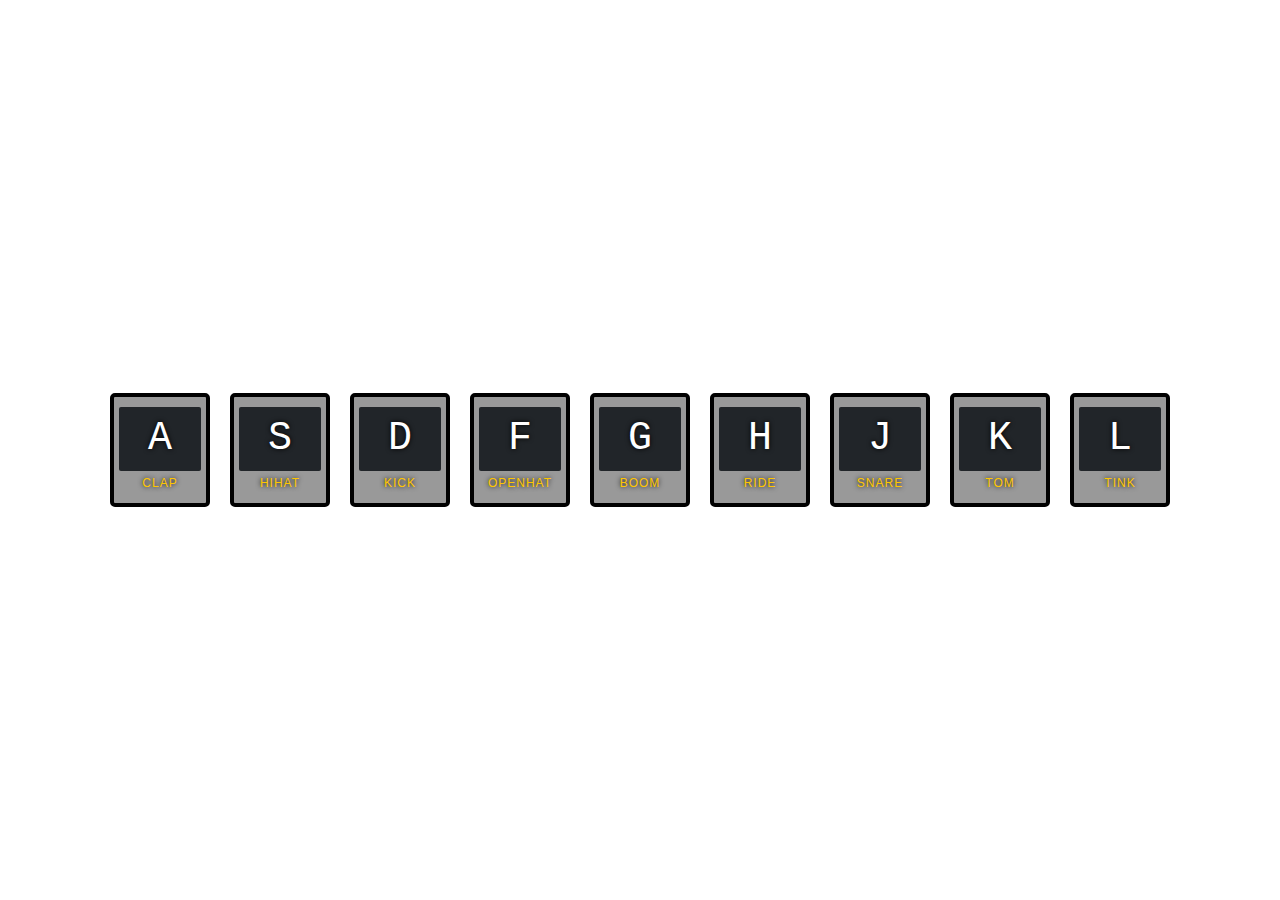
<file: 1_JS_Drum_kit/index.html>
<!DOCTYPE html>
<html lang="en">
<head>
    <meta charset="UTF-8">
    <meta name="viewport" content="width=device-width, initial-scale=1.0">
    <title>JS DRUM KIT</title>
    <link rel="stylesheet" href="https://stackpath.bootstrapcdn.com/bootstrap/4.3.1/css/bootstrap.min.css">
    <link rel="stylesheet" href="style.css">
    <link rel="stylesheet" href="https://fav.farm/🔥"/>
</head>
<body>
    <div class="keys">    
        <div data-key="65" class="key">
            <kbd>A</kbd>
            <span class="sound">clap</span>
        </div>
        <div data-key="83" class="key">
            <kbd>S</kbd>
            <span class="sound">hihat</span>
          </div>
          <div data-key="68" class="key">
            <kbd>D</kbd>
            <span class="sound">kick</span>
          </div>
          <div data-key="70" class="key">
            <kbd>F</kbd>
            <span class="sound">openhat</span>
          </div>
          <div data-key="71" class="key">
            <kbd>G</kbd>
            <span class="sound">boom</span>
          </div>
          <div data-key="72" class="key">
            <kbd>H</kbd>
            <span class="sound">ride</span>
          </div>
          <div data-key="74" class="key">
            <kbd>J</kbd>
            <span class="sound">snare</span>
          </div>
          <div data-key="75" class="key">
            <kbd>K</kbd>
            <span class="sound">tom</span>
          </div>
          <div data-key="76" class="key">
            <kbd>L</kbd>
            <span class="sound">tink</span>
          </div>
    </div>

    <audio data-key="65" src="sounds/clap.wav"></audio>
    <audio data-key="83" src="sounds/hihat.wav"></audio>
    <audio data-key="68" src="sounds/kick.wav"></audio>
    <audio data-key="70" src="sounds/openhat.wav"></audio>
    <audio data-key="71" src="sounds/boom.wav"></audio>
    <audio data-key="72" src="sounds/ride.wav"></audio>
    <audio data-key="74" src="sounds/snare.wav"></audio>
    <audio data-key="75" src="sounds/tom.wav"></audio>
    <audio data-key="76" src="sounds/tink.wav"></audio>
  
  <script>
    function playSound(e){
        const audio = document.querySelector(`audio[data-key="${e.keyCode}"]`);

        const key = document.querySelector(`.key[data-key="${e.keyCode}"]`);
        if(!audio) return ; 
        audio.currentTime=0;

        audio.play();

        key.classList.add('playing');
    }
    function removeTranisition(e){
        if (e.propertyName !== 'transform' ) return; 
        this.classList.remove('playing');
    }

    const keys = document.querySelectorAll('.key');
    keys.forEach(key => key.addEventListener('transitionend',removeTranisition));
    window.addEventListener('keydown',playSound);
  </script>
</body>
</html>
</file>
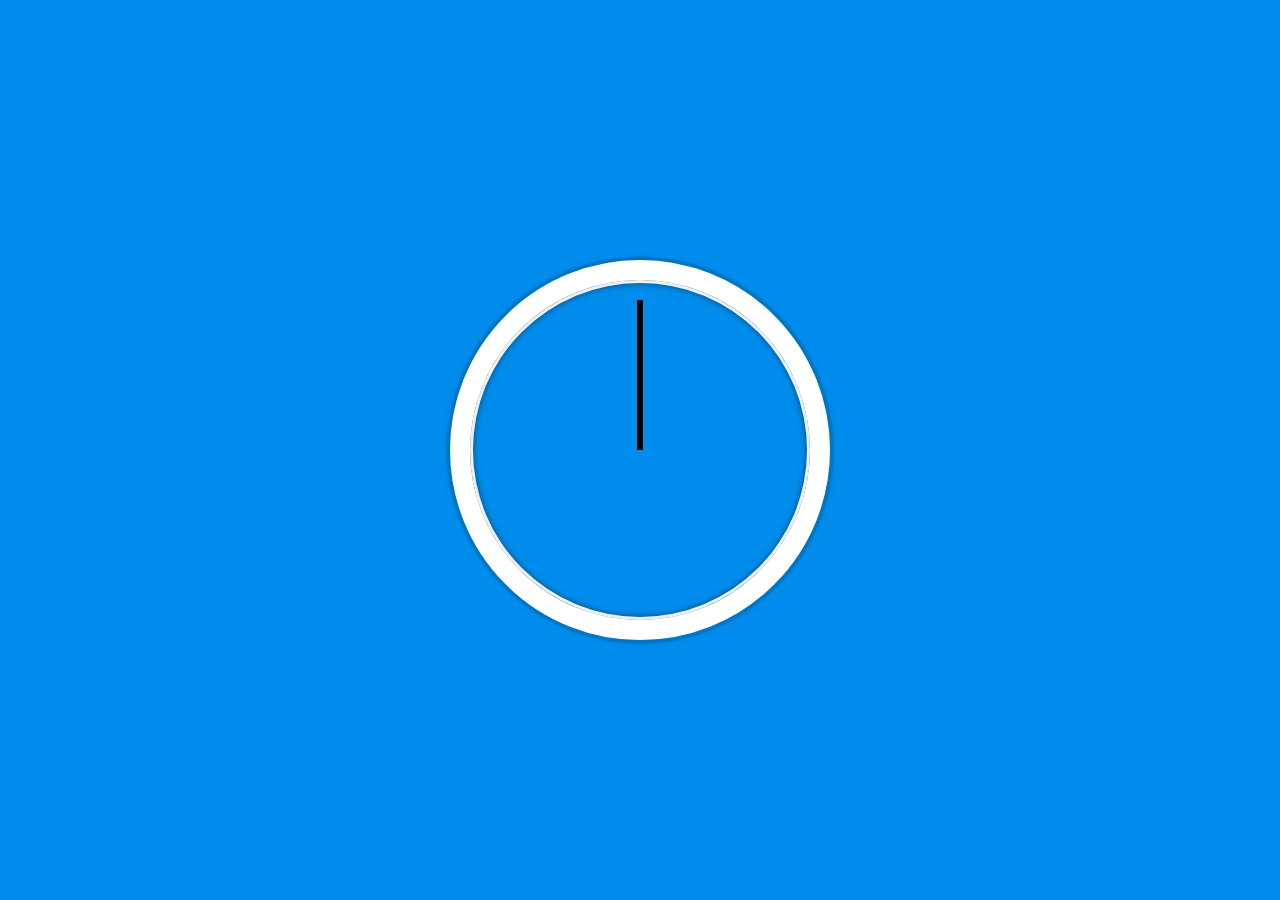
<file: 2_JS_Clock/index.html>
<!DOCTYPE html>
<html lang="en">
<head>
    <meta charset="UTF-8">
    <meta name="viewport" content="width=device-width, initial-scale=1.0">
    <title>Js Clock</title>
    <link rel="stylesheet" href="style.css">
</head>
<body>
    <div class="clock">
        <div class="clock-face">
            <div class="numbers"></div>
            <div class="hand hour-hand"></div>
            <div class="hand min-hand"></div>
            <div class="hand second-hand"></div>
        </div>
    </div>
</body>
<script src="style.js"></script>
</html>
</file>
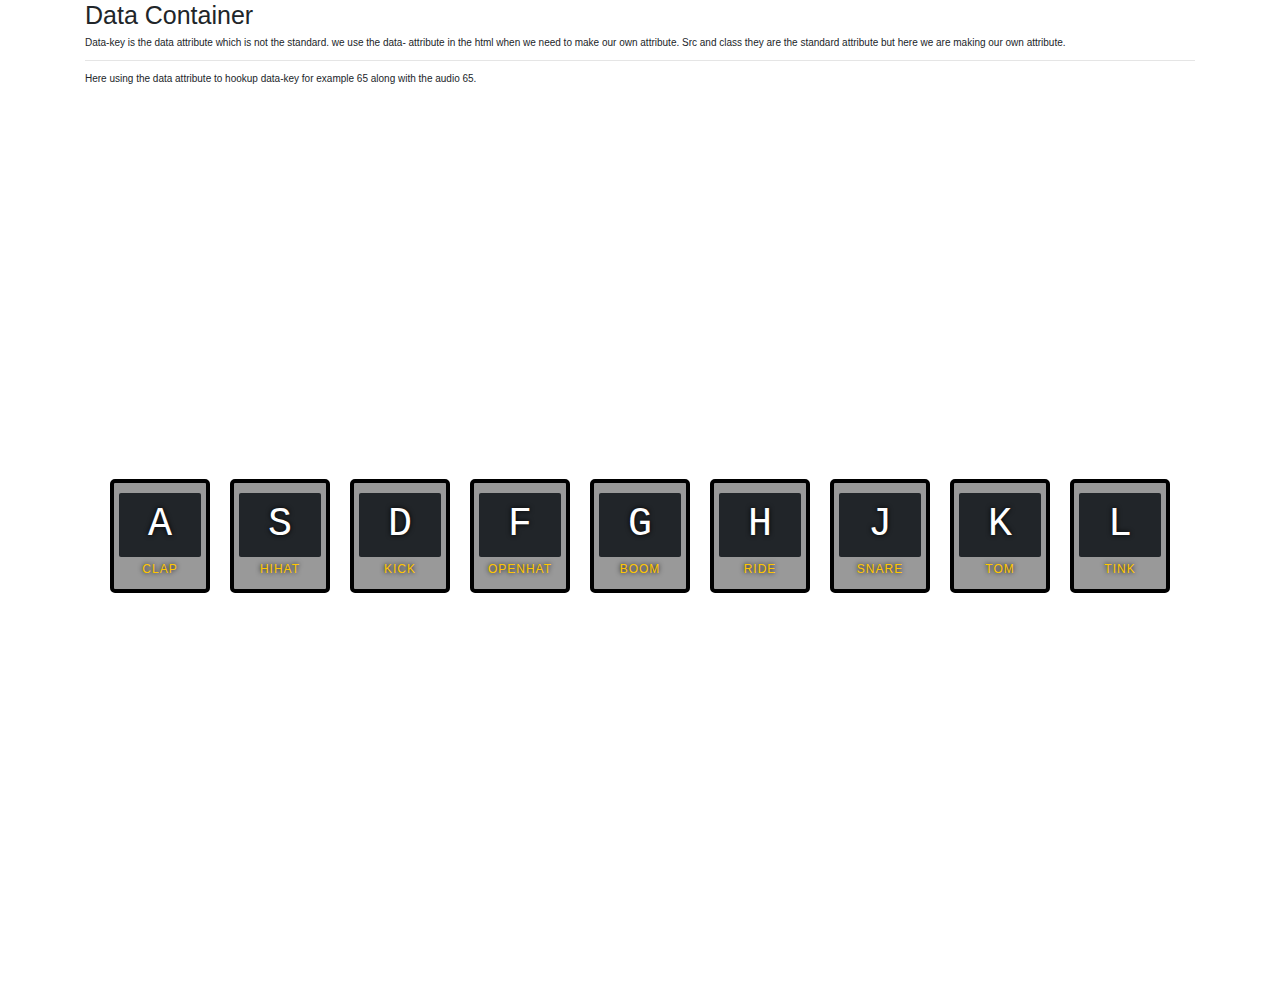
<file: 1_JS_Drum_kit/index-START.html>
<!DOCTYPE html>
<html lang="en">
<head>
    <meta charset="UTF-8">
    <meta name="viewport" content="width=device-width, initial-scale=1.0">
    <title>JS DRUM KIT</title>
    <link rel="stylesheet" href="https://stackpath.bootstrapcdn.com/bootstrap/4.3.1/css/bootstrap.min.css">
    <link rel="stylesheet" href="style.css">
    <link rel="stylesheet" href="https://fav.farm/🔥"/>
</head>
<body>
    <div class="container">
        <h1>Data Container</h1>
        Data-key is the data attribute which is not the standard.
        we use the data- attribute in the html when we need to make our own attribute. Src and class they are the standard attribute but here we are making our own attribute.

        <br>
        <hr/>
Here using the data attribute to hookup data-key for example 65 along with the audio 65.
    </div>
    
    <div class="keys">    
        <div data-key="65" class="key">
            <kbd>A</kbd>
            <span class="sound">clap</span>
        </div>
        <div data-key="83" class="key">
            <kbd>S</kbd>
            <span class="sound">hihat</span>
          </div>
          <div data-key="68" class="key">
            <kbd>D</kbd>
            <span class="sound">kick</span>
          </div>
          <div data-key="70" class="key">
            <kbd>F</kbd>
            <span class="sound">openhat</span>
          </div>
          <div data-key="71" class="key">
            <kbd>G</kbd>
            <span class="sound">boom</span>
          </div>
          <div data-key="72" class="key">
            <kbd>H</kbd>
            <span class="sound">ride</span>
          </div>
          <div data-key="74" class="key">
            <kbd>J</kbd>
            <span class="sound">snare</span>
          </div>
          <div data-key="75" class="key">
            <kbd>K</kbd>
            <span class="sound">tom</span>
          </div>
          <div data-key="76" class="key">
            <kbd>L</kbd>
            <span class="sound">tink</span>
          </div>
    </div>

    <audio data-key="65" src="sounds/clap.wav"></audio>
    <audio data-key="83" src="sounds/hihat.wav"></audio>
    <audio data-key="68" src="sounds/kick.wav"></audio>
    <audio data-key="70" src="sounds/openhat.wav"></audio>
    <audio data-key="71" src="sounds/boom.wav"></audio>
    <audio data-key="72" src="sounds/ride.wav"></audio>
    <audio data-key="74" src="sounds/snare.wav"></audio>
    <audio data-key="75" src="sounds/tom.wav"></audio>
    <audio data-key="76" src="sounds/tink.wav"></audio>
  
  <script>
    // focus on listening of key up event 
    // we are going to listen for the keydown event and when that happens we are going to run the function which will give us the event.

    window.addEventListener('keydown',function(e){
        // this gives the keyCode like if we press a in the keyboard it will give me 65 in the console
        // console.log(e.keyCode);
        //what we are going to find is there any audio element on the page that has the data-key of 65
        //we are going to use the document.queryselector('') -- which is used beacuse we are only looking for one. but if we were to use it for many we would have used  the document.queryselectorAll('')
        //we are going to listern for the audio. with the attribute selector that says data-key= 65 like 

        // const audio =  document.querySelector('audio[data-key=65]')
        //changes made in the above code are the back tick `` instead of '' and use template strings which is ${} which as e.key inside it like this 
        const audio = document.querySelector(`audio[data-key="${e.keyCode}"]`);
        // console.log(audio); //just checking the data-key is correctly being extracted or not in the console. 
        
        //select the corresponding key element so that animation can be used 
        const key = document.querySelector(`.key[data-key="${e.keyCode}"]`);
        // console.log(key);
       
        if(!audio) return ; //this will stop the execution of the function when there is not the data-key defined.
        //this will play the audio
        // audio.play(); //what happend with this one is that if multiple time the key is pressed in the keyboard it only plays once as the music has been playing and it is not stopping we have to remove that.

        // so in order to do that firstly we have to make sure that it can be played even they has been continuously been played.
        //revind it into the start
        audio.currentTime=0;
        //start the play
        audio.play();

        key.classList.add('playing'); //using the class playing
    });
        //transition end event 

    function removeTranisition(e){
        if (e.propertyName !== 'transform' ) return; //skip it if it is not a transform 
        // console.log(e.propertyName);

        // console.log(this);  //this is always whatever it is called against it.
        this.classList.remove('playing');
    }

    const keys = document.querySelectorAll('.key');
    //could have used the code below but here the keys is the array element and you cannot  listen to all of them you must loop over to each and every one which is why instead of the addEventListener we use forEach
    // keys.addEventListener('transnitonend');
    keys.forEach(key => key.addEventListener('transitionend',removeTranisition)); //creating the removeTransition function

  </script>
</body>
</html>
</file>
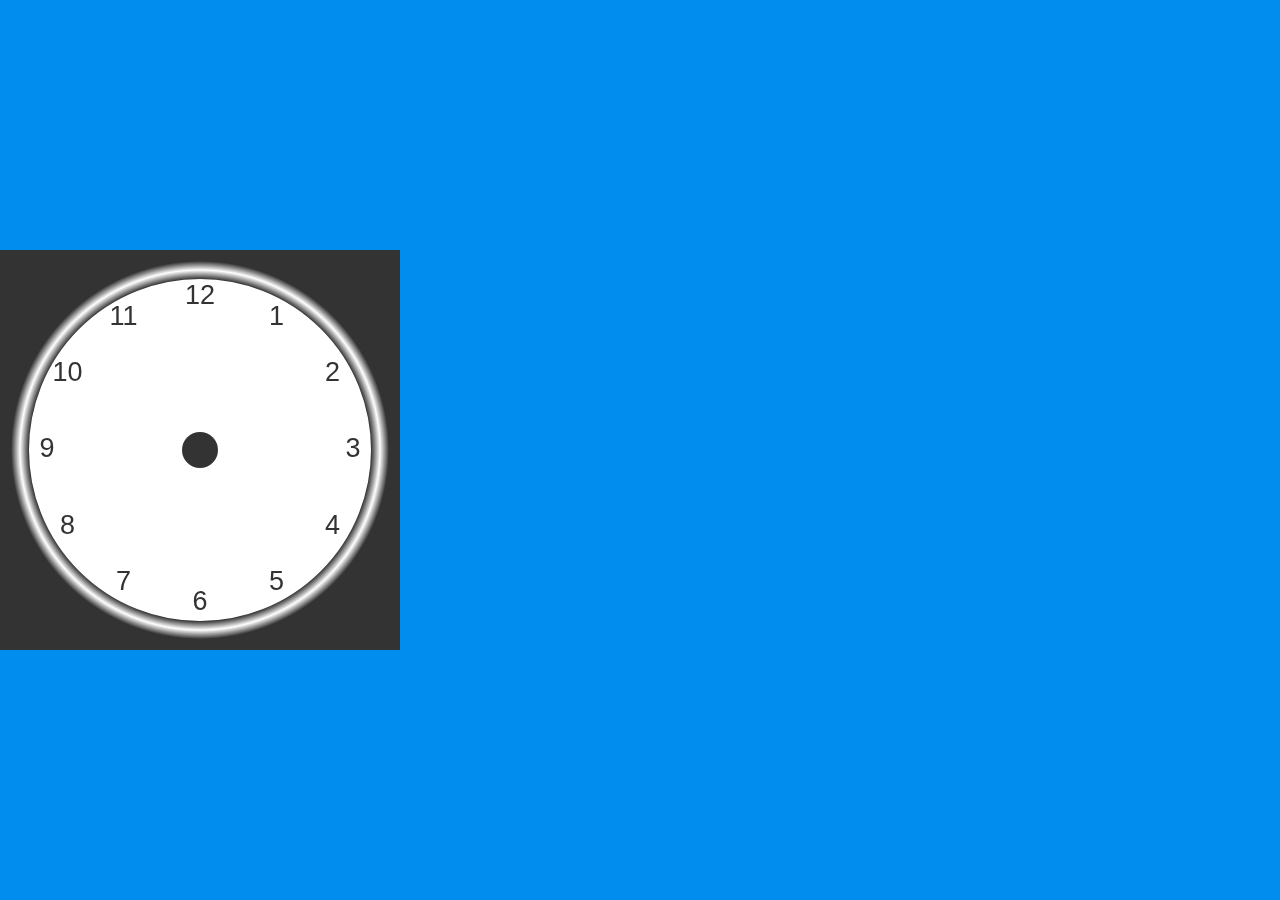
<file: 2_JS_Clock/try.html>
<!DOCTYPE html>
<html>
    <link rel="stylesheet" href="style.css">
<body>

<canvas id="canvas" width="400" height="400"
style="background-color:#333">
<div class="clock">
    <div class="clock-face">
        <div class="hand hour-hand"></div>
        <div class="hand min-hand"></div>
        <div class="hand second-hand"></div>
    </div>
</div>
</canvas>

<script>
var canvas = document.getElementById("canvas");
var ctx = canvas.getContext("2d");
var radius = canvas.height / 2;
ctx.translate(radius, radius);
radius = radius * 0.90
drawClock();

function drawClock() {
  drawFace(ctx, radius);
  drawNumbers(ctx, radius);
}

function drawFace(ctx, radius) {
  var grad;
  ctx.beginPath();
  ctx.arc(0, 0, radius, 0, 2*Math.PI);
  ctx.fillStyle = 'white';
  ctx.fill();
  grad = ctx.createRadialGradient(0,0,radius*0.95, 0,0,radius*1.05);
  grad.addColorStop(0, '#333');
  grad.addColorStop(0.5, 'white');
  grad.addColorStop(1, '#333');
  ctx.strokeStyle = grad;
  ctx.lineWidth = radius*0.1;
  ctx.stroke();
  ctx.beginPath();
  ctx.arc(0, 0, radius*0.1, 0, 2*Math.PI);
  ctx.fillStyle = '#333';
  ctx.fill();
}

function drawNumbers(ctx, radius) {
  var ang;
  var num;
  ctx.font = radius*0.15 + "px arial";
  ctx.textBaseline="middle";
  ctx.textAlign="center";
  for(num = 1; num < 13; num++){
    ang = num * Math.PI / 6;
    ctx.rotate(ang);
    ctx.translate(0, -radius*0.85);
    ctx.rotate(-ang);
    ctx.fillText(num.toString(), 0, 0);
    ctx.rotate(ang);
    ctx.translate(0, radius*0.85);
    ctx.rotate(-ang);
  }
}
</script>
<script src="style.js"></script>
</body>
</html>
</file>
<file: 1_JS_Drum_kit/style.css>
html {
  font-size: 10px;
  /* background: url("./background.jpg") bottom center; */
  background-size: cover;
}

body,
html {
  margin: 0;
  padding: 0;
  font-family: sans-serif;
}

.keys {
  display: flex;
  flex: 1;
  min-height: 100vh;
  align-items: center;
  justify-content: center;
}

.key {
  border: 0.4rem solid black;
  border-radius: 0.5rem;
  margin: 1rem;
  font-size: 1.5rem;
  padding: 1rem 0.5rem;
  transition: all 0.07s ease;
  width: 10rem;
  text-align: center;
  color: white;
  background: rgba(0, 0, 0, 0.4);
  text-shadow: 0 0 0.5rem black;
}

.playing {
  transform: scale(1.1);
  border-color: #ffc600;
  box-shadow: 0 0 1rem #ffc600;
}

kbd {
  display: block;
  font-size: 4rem;
}

.sound {
  font-size: 1.2rem;
  text-transform: uppercase;
  letter-spacing: 0.1rem;
  color: #ffc600;
}
</file>
<file: 2_JS_Clock/style.css>
html {
  background: #018ded url(https://unsplash.it/1500/1000?image=881&blur=5);
  background-size: cover;
  font-family: "helvetica neue";
  text-align: center;
  font-size: 10px;
}

body {
  margin: 0;
  font-size: 2rem;
  display: flex;
  flex: 1;
  min-height: 100vh;
  align-items: center;
}

.clock {
  width: 30rem;
  height: 30rem;
  border: 20px solid white;
  border-radius: 50%;
  margin: 50px auto;
  position: relative;
  padding: 2rem;
  box-shadow: 0 0 0 4px rgba(0, 0, 0, 0.1), inset 0 0 0 3px #efefef,
    inset 0 0 10px black, 0 0 10px rgba(0, 0, 0, 0.2);
}

.clock-face {
  position: relative;
  width: 100%;
  height: 100%;
  transform: translateY(-3px); /* account for the height of the clock hands */
}

.hand {
  width: 50%;
  height: 6px;
  background: black;
  position: absolute;
  top: 50%;
  transform-origin: 100%;
  transform: rotate(90deg);
  transition: all 0.05s;
  transition-timing-function: cubic-bezier(0.1, 2.7, 0.58, 1);
}
</file>
